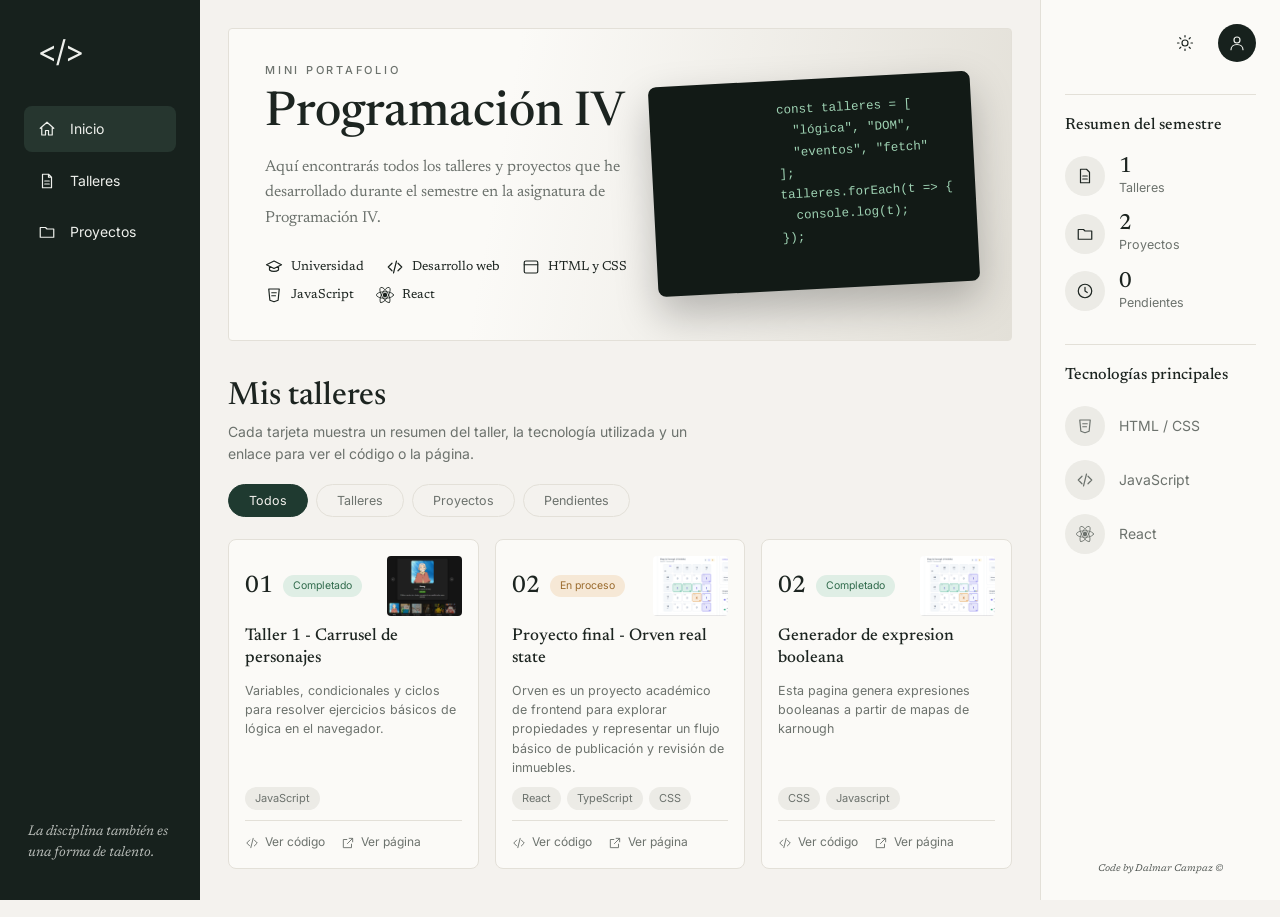
<file: index.html>
<!doctype html>
<html lang="es">
  <head>
    <meta charset="UTF-8" />
    <meta name="viewport" content="width=device-width, initial-scale=1" />
    <title>Mini portafolio · Programación IV</title>
    <link rel="preconnect" href="https://fonts.googleapis.com" />
    <link rel="preconnect" href="https://fonts.gstatic.com" crossorigin />
    <link
      href="https://fonts.googleapis.com/css2?family=Newsreader:wght@400;500;600&family=Inter:wght@400;500&display=swap"
      rel="stylesheet"
    />
    <link rel="stylesheet" href="/portafolio/css/styles.css" />
    <script>
      /* Aplica el tema guardado antes de pintar para evitar parpadeos */
      (function () {
        var t = null;
        try {
          t = localStorage.getItem("tema");
        } catch (e) {}
        if (!t)
          t = matchMedia("(prefers-color-scheme: dark)").matches
            ? "dark"
            : "light";
        document.documentElement.dataset.theme = t;
      })();
    </script>
  </head>
  <body>
    <div class="app">
      <!-- Barra lateral -->
      <aside class="sidebar">
        <a class="logo" href="#inicio" aria-label="Inicio">&lt;/&gt;</a>
        <nav aria-label="Navegación principal">
          <ul class="nav">
            <li>
              <a href="#inicio" class="nav-link is-active" data-filter="todos">
                <svg viewBox="0 0 24 24">
                  <path d="M3 11l9-8 9 8M5 10v10h5v-6h4v6h5V10" /></svg
                >Inicio</a
              >
            </li>
            <li>
              <a href="#talleres" class="nav-link" data-filter="taller">
                <svg viewBox="0 0 24 24">
                  <path d="M6 3h8l4 4v14H6zM14 3v4h4M9 12h6M9 16h6" /></svg
                >Talleres</a
              >
            </li>
            <li>
              <a href="#talleres" class="nav-link" data-filter="proyecto">
                <svg viewBox="0 0 24 24"><path d="M3 6h7l2 2h9v11H3z" /></svg
                >Proyectos</a
              >
            </li>
          </ul>
        </nav>

        <p class="quote-side">La disciplina también es una forma de talento.</p>
      </aside>

      <!-- Contenido principal -->
      <main class="main" id="inicio">
        <header class="hero">
          <div class="hero-text">
            <p class="eyebrow">Mini portafolio</p>
            <h1>Programación IV</h1>
            <p class="lead">
              Aquí encontrarás todos los talleres y proyectos que he
              desarrollado durante el semestre en la asignatura de Programación
              IV.
            </p>
            <ul class="badges">
              <li>
                <svg viewBox="0 0 24 24">
                  <path
                    d="M2 9l10-5 10 5-10 5zM6 11v5c3 2.5 9 2.5 12 0v-5"
                  /></svg
                >Universidad
              </li>
              <li>
                <svg viewBox="0 0 24 24">
                  <path d="M8 7l-5 5 5 5M16 7l5 5-5 5M14 4l-4 16" /></svg
                >Desarrollo web
              </li>
              <li>
                <svg viewBox="0 0 24 24">
                  <rect x="3" y="4" width="18" height="16" rx="2" />
                  <path d="M3 9h18" /></svg
                >HTML y CSS
              </li>
              <li>
                <svg viewBox="0 0 24 24">
                  <path d="M5 4l1.5 15L12 21l5.5-2L19 4zM9 9h6M9 13h5" /></svg
                >JavaScript
              </li>
              <li>
                <svg
                  xmlns="http://www.w3.org/2000/svg"
                  viewBox="-11.5 -10.23174 23 20.46348"
                >
                  <circle cx="0" cy="0" r="2.05" fill="currentColor" />
                  <g stroke-width="1" fill="none">
                    <ellipse rx="11" ry="4.2" />
                    <ellipse rx="11" ry="4.2" transform="rotate(60)" />
                    <ellipse rx="11" ry="4.2" transform="rotate(120)" />
                  </g></svg
                >React
              </li>
            </ul>
          </div>
          <div class="hero-art" aria-hidden="true">
            <pre>
              const talleres = [
                "lógica", "DOM",
                "eventos", "fetch"
              ];
              talleres.forEach(t =&gt; {
                console.log(t);
              });
            </pre>
          </div>
        </header>

        <section class="works" id="talleres" aria-labelledby="t-titulo">
          <div class="works-head">
            <div>
              <h2 id="t-titulo">Mis talleres</h2>
              <p class="muted">
                Cada tarjeta muestra un resumen del taller, la tecnología
                utilizada y un enlace para ver el código o la página.
              </p>
            </div>
            <div class="filters" role="group" aria-label="Filtrar tarjetas">
              <button
                class="chip is-active"
                data-filter="todos"
                aria-pressed="true"
              >
                Todos
              </button>
              <button class="chip" data-filter="taller" aria-pressed="false">
                Talleres
              </button>
              <button class="chip" data-filter="proyecto" aria-pressed="false">
                Proyectos
              </button>
              <button class="chip" data-filter="pendiente" aria-pressed="false">
                Pendientes
              </button>
            </div>
          </div>
          <div class="grid" id="grid"></div>
          <p class="empty" id="vacio" hidden>
            No hay tarjetas en esta categoría.
          </p>
        </section>
      </main>

      <!-- Panel derecho -->
      <aside class="panel">
        <div class="panel-top">
          <button
            class="icon-btn"
            id="tema"
            type="button"
            aria-label="Cambiar tema"
          >
            <svg class="i-sun" viewBox="0 0 24 24">
              <circle cx="12" cy="12" r="4" />
              <path
                d="M12 2v2M12 20v2M2 12h2M20 12h2M5 5l1.5 1.5M17.5 17.5L19 19M5 19l1.5-1.5M17.5 6.5L19 5"
              />
            </svg>
            <svg class="i-moon" viewBox="0 0 24 24">
              <path d="M20 14.5A8 8 0 019.5 4 8 8 0 1020 14.5z" />
            </svg>
          </button>
          <a
            class="avatar"
            href="https://github.com/Dalmar-Campaz"
            target="_blank"
            rel="noopener noreferrer"
            aria-label="Perfil de GitHub"
          >
            <svg viewBox="0 0 24 24">
              <circle cx="12" cy="8" r="4" />
              <path d="M4 21c0-4.4 3.6-7 8-7s8 2.6 8 7" />
            </svg>
          </a>
        </div>

        <section class="block">
          <h3>Resumen del semestre</h3>
          <ul class="stats">
            <li>
              <span class="stat-ico"
                ><svg viewBox="0 0 24 24">
                  <path d="M6 3h8l4 4v14H6zM9 12h6M9 16h6" /></svg></span
              ><b id="n-talleres">0</b><span>Talleres</span>
            </li>
            <li>
              <span class="stat-ico"
                ><svg viewBox="0 0 24 24">
                  <path d="M3 6h7l2 2h9v11H3z" /></svg></span
              ><b id="n-proyectos">0</b><span>Proyectos</span>
            </li>
            <li>
              <span class="stat-ico"
                ><svg viewBox="0 0 24 24">
                  <circle cx="12" cy="12" r="9" />
                  <path d="M12 7v5l3 2" /></svg></span
              ><b id="n-pendientes">0</b><span>Pendientes</span>
            </li>
          </ul>
        </section>

        <section class="block">
          <h3>Tecnologías principales</h3>
          <ul class="tech">
            <li>
              <span class="stat-ico"
                ><svg viewBox="0 0 24 24">
                  <path
                    d="M5 4l1.5 15L12 21l5.5-2L19 4zM9 9h6M9 13h5"
                  /></svg></span
              >HTML / CSS
            </li>
            <li>
              <span class="stat-ico"
                ><svg viewBox="0 0 24 24">
                  <path d="M8 7l-5 5 5 5M16 7l5 5-5 5M14 4l-4 16" /></svg></span
              >JavaScript
            </li>
            <li>
              <span class="stat-ico">
                <svg
                  xmlns="http://www.w3.org/2000/svg"
                  viewBox="-11.5 -10.23174 23 20.46348"
                >
                  <circle cx="0" cy="0" r="2.05" fill="currentColor" />
                  <g stroke-width="1" fill="none">
                    <ellipse rx="11" ry="4.2" />
                    <ellipse rx="11" ry="4.2" transform="rotate(60)" />
                    <ellipse rx="11" ry="4.2" transform="rotate(120)" />
                  </g></svg></span
              >React
            </li>
          </ul>
        </section>
        <p class="credits">Code by Dalmar Campaz &copy;</p>
      </aside>
    </div>
    <script src="./portafolio/js/tarjetas.js"></script>
    <script src="./portafolio/js/script.js"></script>
  </body>
</html>
</file>
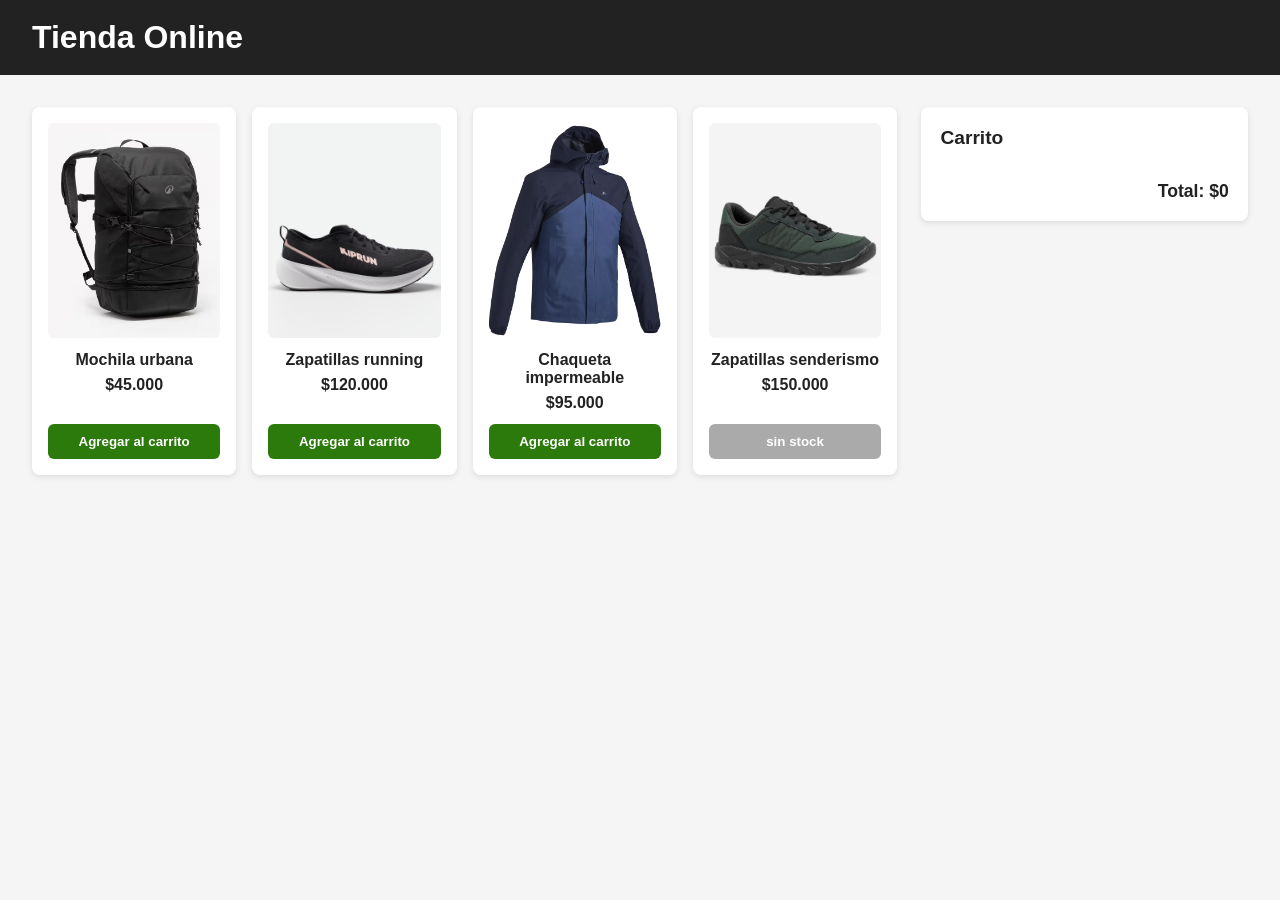
<file: Programacion IV/Clase 4/index.html>
<!DOCTYPE html>
<html lang="es">
<head>
  <meta charset="UTF-8">
  <meta name="viewport" content="width=device-width, initial-scale=1.0">
  <title>Tienda - Ejercicio de clase</title>
  <link rel="stylesheet" href="./css/estilos.css">
</head>
<body>

  <header>
    <h1>Tienda Online</h1>
  </header>

  <main>
    <section id="productos" class="productos">
      <!-- Acá el JS va a inyectar las tarjetas con el forEach -->
    </section>

    <aside id="carrito" class="carrito">
      <h2>Carrito</h2>
      <div id="items-carrito">
        <!-- Acá se van a pintar los productos agregados -->
      </div>
      <p class="total">Total: $<span id="total-carrito">0</span></p>
    </aside>
  </main>

  <script src="./js/productos.js"></script>
  <script src="./js/script.js"></script>
</body>
</html>
</file>
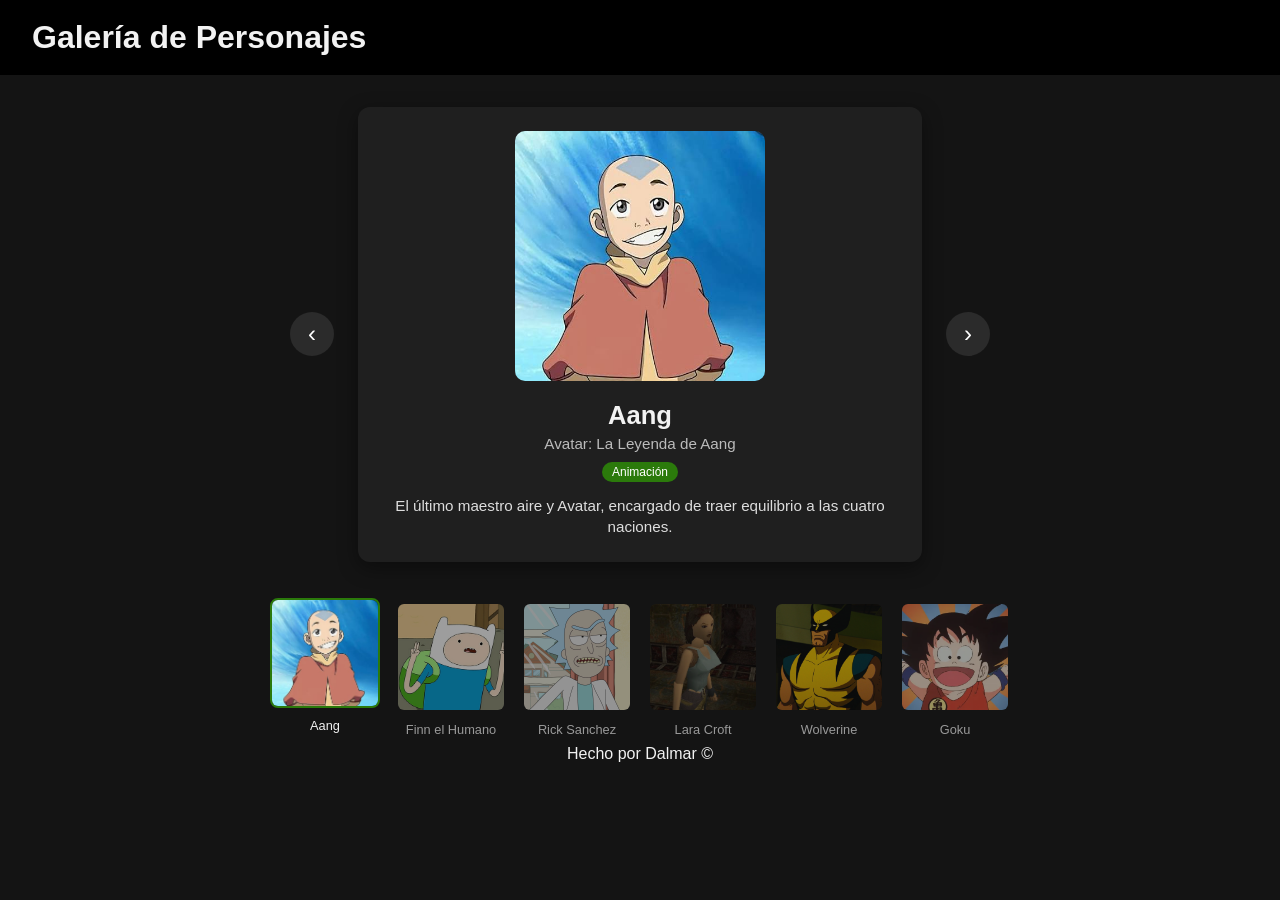
<file: Programacion IV/Taller 1 - Carrusel de personajes/index.html>
<!DOCTYPE html>
<html lang="en">
<head>
    <meta charset="UTF-8">
    <meta name="viewport" content="width=device-width, initial-scale=1.0">
    <title>Char App</title>
    <link rel="stylesheet" href="./css/estilos.css">
</head>

<body>
 
  <header>
    <h1>Galería de Personajes</h1>
  </header>
 
  <main>
    <!-- Visor grande: muestra el personaje seleccionado -->
    <section id="visor">
      <button id="btn-anterior" class="flecha" aria-label="Anterior">‹</button>
 
      <div class="visor-contenido" id="visor-contenido">
        <img id="visor-imagen" src="" alt="">
        <h2 id="visor-nombre"></h2>
        <p id="visor-franquicia"></p>
        <span id="visor-categoria" class="etiqueta"></span>
        <p id="visor-descripcion"></p>
      </div>
 
      <button id="btn-siguiente" class="flecha" aria-label="Siguiente">›</button>
    </section>
 
    <!-- Galería de tarjetas chicas -->
    <section id="galeria" class="galeria">
      <!-- Acá el forEach pinta las tarjetas -->
    </section>
    <p style="text-align: center;">Hecho por Dalmar &copy;</p>
  </main>
    
  <script src="./js/char.js"></script>
  <script src="./js/script_tarea.js"></script>
  
</body>
</html>
</file>
<file: portafolio/css/styles.css>
/* ---------- Variables de tema ---------- */
:root {
  --bg: #f4f2ee;
  --surface: #fbfaf7;
  --line: #e3e0d8;
  --text: #1c2420;
  --muted: #6c726d;
  --side: #17211d;
  --side-text: #eef0ec;
  --side-active: #26362f;
  --accent: #1f3a30;
  --accent-text: #f4f2ee;
  --ok-bg: #dfeee5;
  --ok-tx: #2f6a4b;
  --wip-bg: #f6e8d6;
  --wip-tx: #9a6a2c;
  --pen-bg: #ecebe6;
  --pen-tx: #6c726d;
  --serif: "Newsreader", Georgia, "Times New Roman", serif;
  --sans: "Inter", system-ui, -apple-system, "Segoe UI", sans-serif;
}
:root[data-theme="dark"] {
  --bg: #101613;
  --surface: #18201c;
  --line: #28332d;
  --text: #e9ece6;
  --muted: #98a19a;
  --side: #0b100e;
  --side-active: #1d2a24;
  --accent: #cfe3d6;
  --accent-text: #101613;
  --ok-bg: #1f3a2d;
  --ok-tx: #9fd3b4;
  --wip-bg: #3d2f1c;
  --wip-tx: #e2b573;
  --pen-bg: #232c27;
  --pen-tx: #98a19a;
}

/* ---------- Base ---------- */
*,
*::before,
*::after {
  box-sizing: border-box;
}
html {
  scroll-behavior: smooth;
}
body {
  margin: 0;
  background: var(--bg);
  color: var(--text);
  font: 400 14px/1.55 var(--sans);
  transition:
    background 0.25s,
    color 0.25s;
}
h1,
h2,
h3,
.num,
blockquote {
  font-family: var(--serif);
  font-weight: 500;
  margin: 0;
}
p {
  margin: 0;
}
ul {
  list-style: none;
  margin: 0;
  padding: 0;
}
a {
  color: inherit;
  text-decoration: none;
}
svg {
  width: 18px;
  height: 18px;
  flex: none;
  fill: none;
  stroke: currentColor;
  stroke-width: 1.6;
  stroke-linecap: round;
  stroke-linejoin: round;
}
:focus-visible {
  outline: 2px solid var(--accent);
  outline-offset: 2px;
}
.muted {
  color: var(--muted);
}

/* ---------- Estructura ---------- */
.app {
  display: grid;
  grid-template-columns: 200px minmax(0, 1fr) 240px;
  min-height: 100vh;
}

/* ---------- Barra lateral ---------- */
.sidebar {
  position: sticky;
  top: 0;
  height: 100vh;
  padding: 36px 24px;
  display: flex;
  flex-direction: column;
  gap: 40px;
  background: var(--side);
  color: var(--side-text);
}
.logo {
  font: 400 30px/1 var(--sans);
  letter-spacing: -1px;
  padding-left: 14px;
}
.nav {
  display: grid;
  gap: 6px;
}
.nav-link {
  display: flex;
  align-items: center;
  gap: 14px;
  padding: 12px 14px;
  border-radius: 8px;
  transition: background 0.2s;
}
.nav-link:hover,
.nav-link.is-active {
  background: var(--side-active);
}
.quote-side,
.credits {
  margin-top: auto;
  font: italic 400 14px/1.5 var(--serif);
  opacity: 0.75;
  padding: 0 4px;
}
.credits {
  text-align: center;
  font-size: 0.6rem;
}

/* ---------- Principal ---------- */
.main {
  padding: 28px 28px 48px;
  min-width: 0;
}
.hero {
  position: relative;
  display: grid;
  grid-template-columns: 1.2fr 0.8fr;
  gap: 24px;
  overflow: hidden;
  padding: 36px;
  border-radius: 4px;
  background: linear-gradient(100deg, var(--surface) 35%, var(--line));
  border: 1px solid var(--line);
}
.eyebrow {
  font: 500 11px/1 var(--sans);
  letter-spacing: 0.25em;
  text-transform: uppercase;
  color: var(--muted);
  margin-bottom: 12px;
}
h1 {
  font-size: clamp(34px, 4.5vw, 48px);
  line-height: 1.1;
  margin-bottom: 14px;
}
.lead {
  max-width: 52ch;
  font: 400 16px/1.6 var(--serif);
  color: var(--muted);
}
.badges {
  display: flex;
  flex-wrap: wrap;
  gap: 10px 22px;
  margin-top: 26px;
  font: 400 13px var(--serif);
}
.badges li {
  display: flex;
  align-items: center;
  gap: 8px;
}
.hero-art {
  display: flex;
  align-items: center;
  justify-content: center;
}
.hero-art pre {
  margin: 0;
  padding: 20px 22px;
  border-radius: 8px;
  transform: rotate(-3deg);
  background: #121a16;
  color: #9fd3b4;
  font:
    400 12.5px/1.7 ui-monospace,
    Menlo,
    Consolas,
    monospace;
  box-shadow: 0 18px 40px rgba(0, 0, 0, 0.25);
  overflow: hidden;
  max-width: 100%;
}

/* ---------- Filtros ---------- */
.works {
  margin-top: 36px;
  scroll-margin-top: 20px;
}
.works-head {
  display: flex;
  justify-content: space-between;
  align-items: flex-start;
  gap: 20px;
  flex-wrap: wrap;
  margin-bottom: 22px;
}
h2 {
  font-size: 32px;
  line-height: 1.2;
  margin-bottom: 6px;
}
.works-head .muted {
  max-width: 52ch;
}
.filters {
  display: flex;
  flex-wrap: wrap;
  gap: 8px;
}
.chip {
  font: 400 12.5px var(--sans);
  padding: 8px 20px;
  border-radius: 999px;
  cursor: pointer;
  border: 1px solid var(--line);
  background: transparent;
  color: var(--muted);
  transition: all 0.2s;
}
.chip:hover {
  border-color: var(--accent);
  color: var(--text);
}
.chip.is-active {
  background: var(--accent);
  border-color: var(--accent);
  color: var(--accent-text);
}

/* ---------- Tarjetas ---------- */
.grid {
  display: grid;
  grid-template-columns: repeat(auto-fill, minmax(220px, 1fr));
  gap: 16px;
}
.card {
  display: flex;
  flex-direction: column;
  gap: 10px;
  padding: 16px;
  background: var(--surface);
  border: 1px solid var(--line);
  border-radius: 8px;
}
.card[hidden],
.empty[hidden] {
  display: none;
}
.card-top {
  display: flex;
  align-items: center;
  gap: 10px;
}
.num {
  font-size: 24px;
  line-height: 1;
}
.status {
  font-size: 10.5px;
  padding: 3px 10px;
  border-radius: 999px;
}
.status--completado {
  background: var(--ok-bg);
  color: var(--ok-tx);
}
.status--proceso {
  background: var(--wip-bg);
  color: var(--wip-tx);
}
.status--pendiente {
  background: var(--pen-bg);
  color: var(--pen-tx);
}
.thumb,
.thumbnail {
  margin-left: auto;
  width: 75px;
  height: 60px;
  border-radius: 4px;
}
.thumbnail {
  object-fit: cover;
  object-position: center;
}
.thumb--1 {
  background: radial-gradient(circle at 30% 70%, #3f6b57, #0e1a15 70%);
}
.thumb--2 {
  background: repeating-linear-gradient(
    135deg,
    #1a1f1d 0 6px,
    #2b3330 6px 12px
  );
}
.thumb--3 {
  background: radial-gradient(circle at 70% 30%, #4d7a62, #101a15 65%);
}
.thumb--4 {
  background: linear-gradient(135deg, #e9e7e2, #b9b7b1);
}
.card h3 {
  font-size: 17px;
  line-height: 1.3;
}
.card .muted {
  font-size: 12.5px;
  flex: 1;
}
.tags {
  display: flex;
  flex-wrap: wrap;
  gap: 6px;
}
.tags li {
  font-size: 11px;
  padding: 3px 10px;
  border-radius: 999px;
  background: var(--pen-bg);
  color: var(--muted);
}
.card-links {
  display: flex;
  gap: 16px;
  padding-top: 12px;
  border-top: 1px solid var(--line);
  font-size: 12px;
  color: var(--muted);
}
.card-links a {
  display: flex;
  align-items: center;
  gap: 6px;
}
.card-links a:hover {
  color: var(--text);
}
.card-links svg {
  width: 14px;
  height: 14px;
}
.empty {
  padding: 40px 0;
  text-align: center;
  color: var(--muted);
}

/* ---------- Panel derecho ---------- */
.panel {
  position: sticky;
  top: 0;
  height: 100vh;
  padding: 24px;
  display: flex;
  flex-direction: column;
  gap: 32px;
  border-left: 1px solid var(--line);
  background: var(--surface);
}
.panel-top {
  display: flex;
  justify-content: flex-end;
  align-items: center;
  gap: 14px;
}
.icon-btn,
.avatar {
  display: grid;
  place-items: center;
  width: 38px;
  height: 38px;
  border-radius: 50%;
  cursor: pointer;
}
.icon-btn {
  border: 0;
  background: transparent;
  color: var(--text);
}
.icon-btn:hover {
  background: var(--line);
}
.avatar {
  background: var(--side);
  color: var(--side-text);
}
:root[data-theme="dark"] .avatar {
  background: var(--accent);
  color: var(--accent-text);
}
.i-moon {
  display: none;
}
:root[data-theme="dark"] .i-sun {
  display: none;
}
:root[data-theme="dark"] .i-moon {
  display: block;
}
.block h3 {
  font-size: 16px;
  padding-top: 18px;
  margin-bottom: 18px;
  border-top: 1px solid var(--line);
}
.stats {
  display: grid;
  gap: 16px;
}
.stats li {
  display: grid;
  grid-template-columns: 40px auto;
  column-gap: 14px;
  align-items: center;
}
.stats .stat-ico {
  grid-row: span 2;
}
.stats b {
  font: 500 22px/1 var(--serif);
}
.stats li span:last-child {
  color: var(--muted);
  font-size: 12.5px;
}
.stat-ico {
  display: grid;
  place-items: center;
  width: 40px;
  height: 40px;
  border-radius: 50%;
  background: var(--pen-bg);
}
.tech {
  display: grid;
  gap: 14px;
  overflow-y: scroll;
  overflow-y: auto;
  scrollbar-gutter: stable;
  scrollbar-width: thin;
  scrollbar-color: transparent transparent;
  max-height: 180px;
}
.tech::-webkit-scrollbar {
  width: 6px;
}
.tech:hover {
  scrollbar-color: rgba(255, 255, 255, 0.3) transparent; 
}

.tech:hover::-webkit-scrollbar-thumb {
  background-color: rgba(255, 255, 255, 0.3);
}

.tech::-webkit-scrollbar-thumb:hover {
  background-color: rgba(255, 255, 255, 0.5);
}
.tech li {
  display: flex;
  align-items: center;
  gap: 14px;
  color: var(--muted);
}
.quote-panel {
  margin-top: auto;
  padding-left: 14px;
  font: italic 400 16px/1.5 var(--serif);
  color: var(--muted);
  border-left: 2px solid var(--line);
}

/* ---------- Responsive ---------- */
@media (max-width: 1100px) {
  .app {
    grid-template-columns: 200px minmax(0, 1fr);
  }
  .panel {
    grid-column: 2;
    position: static;
    height: auto;
    border-left: 0;
    border-top: 1px solid var(--line);
    display: grid;
    grid-template-columns: 1fr 1fr;
    gap: 24px;
  }
  .panel-top {
    grid-column: 1 / -1;
  }
  .quote-panel {
    grid-column: 1 / -1;
    margin-top: 0;
  }
  .credits {
    margin-top: 0;
    grid-column: span 2;
  }
}
@media (max-width: 760px) {
  .panel-top {
    justify-content: end;
    grid-column: 2;
  }
  .quote-panel {
    display: none;
  }
  .app {
    grid-template-columns: 1fr;
  }

  .sidebar {
    position: static;
    height: auto;
    flex-direction: row;
    flex-wrap: wrap;
    align-items: center;
    gap: 12px 20px;
    padding: 14px 18px;
  }
  .logo {
    padding: 0;
  }
  .nav {
    display: flex;
    gap: 4px;
  }
  .nav-link {
    padding: 8px 12px;
  }
  .quote-side {
    display: none;
  }
  .panel {
    grid-column: 1;
    grid-template-columns: 1fr;
  }

  .main {
    padding: 18px;
  }
  .hero {
    grid-template-columns: 1fr;
    padding: 24px;
  }
  .hero-art {
    display: none;
  }
}
@media (prefers-reduced-motion: reduce) {
  * {
    transition: none !important;
    scroll-behavior: auto !important;
  }
}
</file>
<file: Programacion IV/Clase 4/css/estilos.css>
* {
  margin: 0;
  padding: 0;
  box-sizing: border-box;
}

body {
  font-family: 'Segoe UI', Arial, sans-serif;
  background-color: #f5f5f5;
  color: #222;
}

header {
  background-color: #222;
  color: #fff;
  padding: 1.2rem 2rem;
}

main {
  display: flex;
  gap: 1.5rem;
  padding: 2rem;
  align-items: flex-start;
}

/* --- Grilla de productos --- */
.productos {
  flex: 3;
  display: grid;
  grid-template-columns: repeat(auto-fill, minmax(200px, 1fr));
  gap: 1rem;
}

.tarjeta-producto {
  background-color: #fff;
  border-radius: 8px;
  box-shadow: 0 2px 6px rgba(0, 0, 0, 0.1);
  padding: 1rem;
  display: flex;
  flex-direction: column;
  text-align: center;
  transition: transform 0.25s ease, background-color 0.25s ease, box-shadow 0.25s ease;
}

.tarjeta-producto:hover {
  transform: translateY(-6px);
  background-color: #fafdf7;
  box-shadow: 0 8px 16px rgba(0, 0, 0, 0.15);
}

.tarjeta-producto img {
  width: 100%;
  height: 215px;
  object-fit: cover;
  border-radius: 6px;
  margin-bottom: 0.8rem;
}

.tarjeta-producto h3 {
  font-size: 1rem;
  margin-bottom: 0.4rem;
}

.tarjeta-producto p {
  font-weight: bold;
  margin-bottom: 0.8rem;
}

.tarjeta-producto button {
  margin-top: auto;
  padding: 0.6rem;
  border: none;
  border-radius: 6px;
  background-color: #2b7a0b;
  color: #fff;
  cursor: pointer;
  font-weight: bold;
}

.tarjeta-producto button:disabled {
  background-color: #aaa;
  cursor: not-allowed;
}

/* --- Carrito --- */
.carrito {
  flex: 1;
  background-color: #fff;
  border-radius: 8px;
  box-shadow: 0 2px 6px rgba(0, 0, 0, 0.1);
  padding: 1.2rem;
  min-width: 220px;
}

.carrito h2 {
  margin-bottom: 1rem;
  font-size: 1.2rem;
}

#items-carrito {
  display: flex;
  flex-direction: column;
  gap: 0.6rem;
  margin-bottom: 1rem;
}

.item-carrito {
  display: flex;
  justify-content: space-between;
  font-size: 0.9rem;
  border-bottom: 1px solid #eee;
  padding-bottom: 0.4rem;
}

.total {
  font-weight: bold;
  text-align: right;
  font-size: 1.1rem;
}
</file>
<file: Programacion IV/Taller 1 - Carrusel de personajes/css/estilos.css>
* {
  margin: 0;
  padding: 0;
  box-sizing: border-box;
}

body {
  font-family: 'Segoe UI', Arial, sans-serif;
  background-color: #141414;
  color: #f2f2f2;
}

header {
  background-color: #000;
  padding: 1.2rem 2rem;
}

main {
  padding: 2rem;
}

/* --- Visor grande --- */
#visor {
  display: flex;
  align-items: center;
  justify-content: center;
  gap: 1.5rem;
  margin: 0 auto 2.5rem;
  max-width: 700px;
}

.visor-contenido {
  background-color: #1f1f1f;
  border-radius: 12px;
  padding: 1.5rem 2rem;
  text-align: center;
  flex: 1;
  box-shadow: 0 6px 20px rgba(0, 0, 0, 0.4);
  transition: opacity 0.2s ease;
}

.visor-contenido.cambiando {
  opacity: 0;
}

#visor-imagen {
  width: 250px;
  height: 250px;
  object-fit: cover;
  border-radius: 10px;
  margin-bottom: 1rem;
}

#visor-nombre {
  font-size: 1.6rem;
  margin-bottom: 0.3rem;
}

#visor-franquicia {
  color: #bbb;
  font-size: 0.95rem;
  margin-bottom: 0.6rem;
}

.etiqueta {
  display: inline-block;
  background-color: #2b7a0b;
  color: #fff;
  font-size: 0.75rem;
  padding: 0.2rem 0.6rem;
  border-radius: 20px;
  margin-bottom: 0.8rem;
}

#visor-descripcion {
  font-size: 0.95rem;
  line-height: 1.4;
  color: #ddd;
}

/* --- Flechas --- */
.flecha {
  background-color: #2b2b2b;
  color: #fff;
  border: none;
  width: 44px;
  height: 44px;
  border-radius: 50%;
  font-size: 1.5rem;
  cursor: pointer;
  flex-shrink: 0;
  transition: background-color 0.2s ease;
}

.flecha:hover {
  background-color: #444;
}

/* --- Galería de tarjetas --- */
.galeria {
  display: flex;
  gap: 1rem;
  /*overflow-x: auto;*/
  padding-bottom: 0.5rem;
  justify-content: center;
}

.tarjeta-personaje {
  flex: 0 0 auto;
  width: 110px;
  text-align: center;
  cursor: pointer;
  opacity: 0.6;
  transition: opacity 0.25s ease, transform 0.25s ease;
}

.tarjeta-personaje:hover {
  opacity: 0.9;
  transform: translateY(-4px);
}

.tarjeta-personaje.activa {
  opacity: 1;
  transform: translateY(-4px);
}

.tarjeta-personaje img {
  width: 100%;
  height: 110px;
  object-fit: cover;
  border-radius: 8px;
  border: 2px solid transparent;
}

.tarjeta-personaje.activa img {
  border-color: #2b7a0b;
}

.tarjeta-personaje p {
  margin-top: 0.4rem;
  font-size: 0.8rem;
}
</file>
